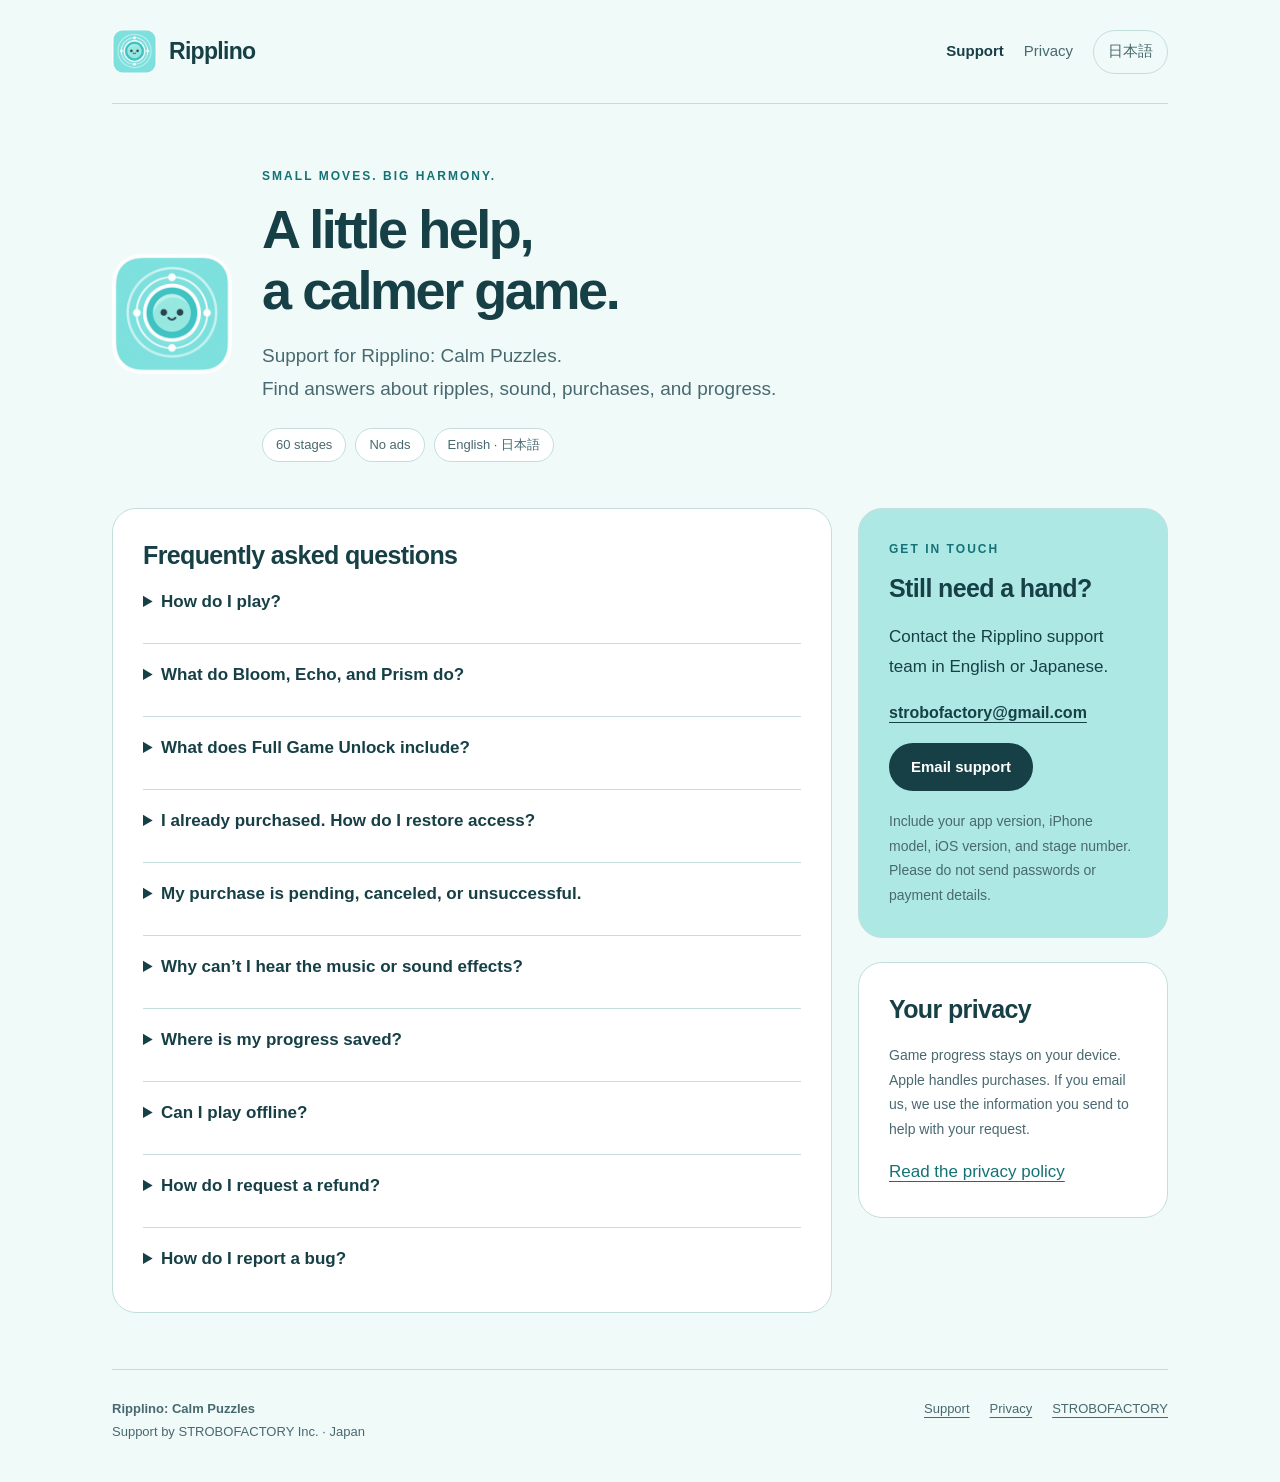
<file: index.html>
<!doctype html>
<html lang="en">
<head>
<meta charset="utf-8">
<meta name="viewport" content="width=device-width,initial-scale=1">
<meta name="description" content="Help with Ripplino: Calm Puzzles. Contact support, restore purchases, troubleshoot sound, and learn how progress is stored.">
<meta name="theme-color" content="#f0faf9">
<meta name="referrer" content="strict-origin-when-cross-origin">
<title>Support | Ripplino: Calm Puzzles</title>
<link rel="icon" type="image/png" href="assets/ripplino-icon.png">
<link rel="stylesheet" href="assets/site.css">
</head>
<body id="top">
<a href="#main" class="skip">Skip to content</a>
<div class="shell">
<header class="header">
<a class="brand" href="index.html" aria-label="Ripplino Support"><img src="assets/ripplino-icon.png" alt="" width="45" height="45">Ripplino</a>
<nav class="nav" aria-label="Main navigation"><a href="index.html" aria-current="page">Support</a><a href="privacy.html">Privacy</a><a class="language" href="ja/index.html" lang="ja">日本語</a></nav>
</header>
<main id="main">
<section class="hero"><img src="assets/ripplino-icon.png" alt="Ripplino’s smiling ripple icon" width="120" height="120"><div><p class="eyebrow">SMALL MOVES. BIG HARMONY.</p><h1>A little help,<br>a calmer game.</h1><p class="lead">Support for Ripplino: Calm Puzzles.<br>Find answers about ripples, sound, purchases, and progress.</p><div class="chips"><span class="chip">60 stages</span><span class="chip">No ads</span><span class="chip">English · 日本語</span></div></div></section>
<div class="grid"><section class="card" aria-labelledby="faq-title"><h2 id="faq-title">Frequently asked questions</h2><details><summary>How do I play?</summary><div class="answer"><p>Tap a core to add energy. When it fills, it releases a ripple that charges neighboring cores. Prepare a few cores, then connect their ripples into a chain. Each stage shows its own goal: reach a chain length or collect marked targets.</p><p>Stage 1 is a no-fail introduction. Later stages have a move limit, but no countdown clock. <strong>Moves</strong> shows the moves remaining.</p></div></details><details><summary>What do Bloom, Echo, and Prism do?</summary><div class="answer"><p>Normal cores send ripples up, down, left, and right. Bloom also reaches the four diagonal neighbors. Echo sends a second ripple in the four straight directions. Prism sends ripples only along the four diagonals.</p><p>Bloom’s extra diagonal ripple and Echo’s second ripple activate once per core, per tap-and-chain sequence. If that same special core fills again during the sequence, it sends only the normal four-direction ripple. The special ability becomes available again on your next tap.</p></div></details><details><summary>What does Full Game Unlock include?</summary><div class="answer"><p>Stages 1–15 are free. One non-consumable in-app purchase unlocks access to stages 16–60. Normal stage progression still applies: purchasing removes the paid-content restriction, not the requirement to complete earlier stages.</p><p>There are no ads, subscriptions, or consumable purchases. Check the price displayed by the App Store purchase sheet for your region before confirming.</p></div></details><details><summary>I already purchased. How do I restore access?</summary><div class="answer"><p>Connect to the internet and use the same Apple Account that made the purchase. Open the app’s Full Game purchase screen and select <strong>Restore Purchases</strong>. Allow Apple to complete its verification.</p><p>Restoring a purchase restores access to paid content; it does not recover local stage progress. If access is still missing, contact us before deleting the app. See <a href="https://support.apple.com/en-us/108096">Apple’s purchase restoration guide</a>.</p></div></details><details><summary>My purchase is pending, canceled, or unsuccessful.</summary><div class="answer"><p>A pending request, including Ask to Buy, does not unlock the full game until Apple approves and verifies the purchase. A canceled or failed attempt does not grant access. After the current operation has finished, you can try again.</p><p>If a charge appears but access is missing, try Restore Purchases and contact us. Never send your Apple Account password, verification code, or card details.</p></div></details><details><summary>Why can’t I hear the music or sound effects?</summary><div class="answer"><p>Ripplino respects your iPhone’s Silent Mode. Turn Silent Mode off, check the device volume and audio output route, and check <strong>Music</strong> and <strong>Sound Effects</strong> in the app’s Settings. These two settings work independently; Haptics is separate.</p><p>If sound does not return after unlocking your phone, try switching Music off and on. If needed, close and reopen the app. Please report the device model, iOS version, and steps that led to the issue. Do not delete the app just to troubleshoot audio.</p></div></details><details><summary>Where is my progress saved?</summary><div class="answer"><p>Stage progress, records, and preferences are stored on your device. Ripplino does not provide its own account or cloud-sync service. Apple device backups may include app data depending on your settings.</p><p>Deleting the app or resetting progress can remove local records. Purchase restoration and game-progress restoration are different. Contact us before reinstalling if you need help preserving progress.</p></div></details><details><summary>Can I play offline?</summary><div class="answer"><p>Puzzle gameplay works offline. Downloading the app, buying Full Game Unlock, and restoring a purchase may require an internet connection and Apple’s services.</p></div></details><details><summary>How do I request a refund?</summary><div class="answer"><p>Apple handles App Store payment and refund requests. Visit <a href="https://reportaproblem.apple.com/">Apple’s Report a Problem page</a> and follow the instructions for your purchase. Refund eligibility is determined by Apple and applicable rules; we cannot promise approval.</p></div></details><details><summary>How do I report a bug?</summary><div class="answer"><p>Email us with the app version, iPhone model, iOS version, stage number, and what happened just before the issue. A screenshot or short recording is helpful but optional. Remove personal information before attaching it.</p><p>If the board appears stuck, capture the screen before using Restart. Do not send passwords, verification codes, payment details, or unrelated personal data.</p></div></details></section>
<aside class="sidebar"><section class="card contact"><p class="eyebrow">GET IN TOUCH</p><h2>Still need a hand?</h2><p>Contact the Ripplino support team in English or Japanese.</p><p><a class="mail" href="mailto:strobofactory@gmail.com?subject=Ripplino%20Support">strobofactory@gmail.com</a></p><a class="button" href="mailto:strobofactory@gmail.com?subject=Ripplino%20Support">Email support</a><p class="small" style="margin-top:18px">Include your app version, iPhone model, iOS version, and stage number. Please do not send passwords or payment details.</p></section><section class="card"><h2>Your privacy</h2><p class="small">Game progress stays on your device. Apple handles purchases. If you email us, we use the information you send to help with your request.</p><a href="privacy.html">Read the privacy policy</a></section></aside></div>
</main>
<footer class="footer"><div><strong>Ripplino: Calm Puzzles</strong><br>Support by STROBOFACTORY Inc. · Japan</div><div class="footer-links"><a href="index.html">Support</a><a href="privacy.html">Privacy</a><a href="https://strobofactory.net/">STROBOFACTORY</a></div></footer>
</div>
</body>
</html>
</file>
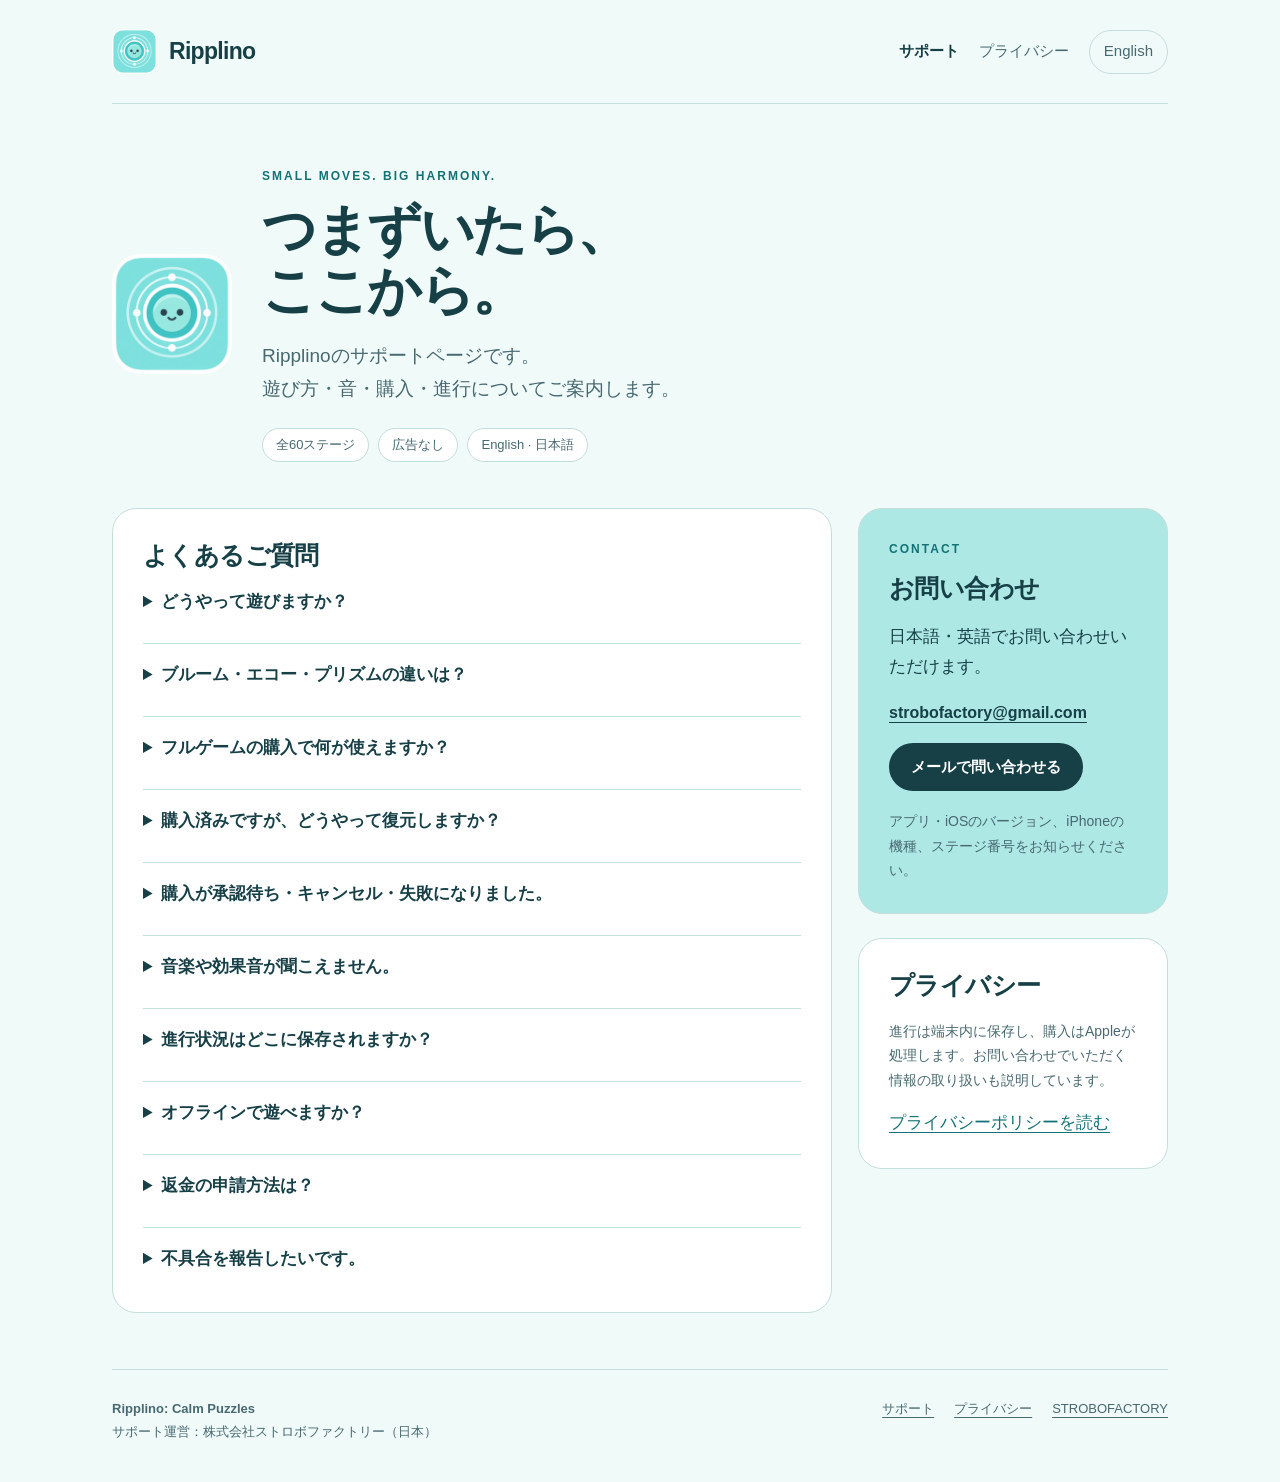
<file: ja/index.html>
<!doctype html>
<html lang="ja">
<head>
<meta charset="utf-8">
<meta name="viewport" content="width=device-width,initial-scale=1">
<meta name="description" content="Ripplinoの遊び方、購入の復元、音の設定、進行データについてのサポート。">
<meta name="theme-color" content="#f0faf9">
<meta name="referrer" content="strict-origin-when-cross-origin">
<title>サポート | Ripplino: Calm Puzzles</title>
<link rel="icon" type="image/png" href="../assets/ripplino-icon.png">
<link rel="stylesheet" href="../assets/site.css">
</head>
<body id="top">
<a href="#main" class="skip">本文へ移動</a>
<div class="shell">
<header class="header">
<a class="brand" href="index.html" aria-label="Ripplino サポート"><img src="../assets/ripplino-icon.png" alt="" width="45" height="45">Ripplino</a>
<nav class="nav" aria-label="メインナビゲーション"><a href="index.html" aria-current="page">サポート</a><a href="privacy.html">プライバシー</a><a class="language" href="../index.html" lang="en">English</a></nav>
</header>
<main id="main"><section class="hero"><img src="../assets/ripplino-icon.png" alt="Ripplinoのスマイルと波紋のアイコン" width="120" height="120"><div><p class="eyebrow">SMALL MOVES. BIG HARMONY.</p><h1>つまずいたら、<br>ここから。</h1><p class="lead">Ripplinoのサポートページです。<br>遊び方・音・購入・進行についてご案内します。</p><div class="chips"><span class="chip">全60ステージ</span><span class="chip">広告なし</span><span class="chip">English · 日本語</span></div></div></section>
<div class="grid"><section class="card"><h2>よくあるご質問</h2><details><summary>どうやって遊びますか？</summary><div class="answer"><p>コアをタップするとエネルギーが増え、満ちると波紋がとなりへ伝わります。複数のコアを育ててから波紋をつなげると、CHAIN（連鎖）が起きます。各ステージの目標は、指定された連鎖数の達成、または印のあるターゲットの回収です。</p><p>Stage 1は失敗しないチュートリアルです。通常ステージには手数制限がありますが、時間制限はありません。英語表示の<strong>Moves</strong>は残り手数です。</p></div></details><details><summary>ブルーム・エコー・プリズムの違いは？</summary><div class="answer"><p>通常コアは上下左右、ブルームは上下左右と斜めの8方向、エコーは上下左右へ2回、プリズムは斜め4方向だけに波紋を送ります。</p><p>ブルームの追加の斜め波紋とエコーの2回目の波紋は、各コアにつき1回のタップから始まる連鎖中に1度だけ発動します。同じ連鎖中に再び満ちた場合は、通常の上下左右へ伝わります。次のタップでは特殊能力を再び使えます。</p></div></details><details><summary>フルゲームの購入で何が使えますか？</summary><div class="answer"><p>Stage 1〜15は無料です。1回の非消費型アプリ内課金で、Stage 16〜60の有料コンテンツ制限が解除されます。ステージは通常の順番で進めるため、購入だけですべての進行条件が解除されるわけではありません。</p><p>広告、サブスクリプション、消費型アイテム購入はありません。購入前にAppleの購入確認画面に表示される地域別の価格をご確認ください。</p></div></details><details><summary>購入済みですが、どうやって復元しますか？</summary><div class="answer"><p>インターネットに接続し、購入時と同じApple Accountを使用してください。アプリのフルゲーム購入画面から<strong>購入を復元（Restore Purchases）</strong>を選びます。</p><p>購入の復元は有料コンテンツへのアクセスを戻すもので、端末内のゲーム進行を復元する機能ではありません。解決しない場合は、アプリを削除する前にお問い合わせください。<a href="https://support.apple.com/ja-jp/108096">Appleの購入復元案内</a>も参照できます。</p></div></details><details><summary>購入が承認待ち・キャンセル・失敗になりました。</summary><div class="answer"><p>承認と取引の確認が完了するまで、有料コンテンツは解放されません。キャンセルや失敗でも権利は付与されません。処理が終わった後は再度購入操作を行えます。</p><p>請求されたのに解放されない場合は、購入の復元を試し、サポートへお問い合わせください。Apple Accountのパスワード、認証コード、カード情報は送らないでください。</p></div></details><details><summary>音楽や効果音が聞こえません。</summary><div class="answer"><p>RipplinoはiPhoneの消音モードを尊重します。消音モードを解除し、本体音量と音の出力先を確認してください。アプリ設定の<strong>音楽（Music）</strong>と<strong>効果音（Sound Effects）</strong>は個別に切り替えられます。振動も独立した設定です。</p><p>ロック解除後に音が戻らない場合は、音楽をOFF→ONに切り替え、必要ならアプリを終了して開き直してください。改善しなければ、端末・iOSのバージョンと発生手順をお知らせください。音の確認のためだけにアプリを削除しないでください。</p></div></details><details><summary>進行状況はどこに保存されますか？</summary><div class="answer"><p>ステージ進行、記録、設定は端末内に保存します。Ripplino独自のアカウントやクラウド同期はありません。端末・アカウント設定によってはAppleのバックアップにアプリデータが含まれる場合があります。</p><p>アプリの削除や進行リセットによって端末内の記録が失われることがあります。購入の復元と進行の復元は別です。進行を残したい場合は、再インストールの前にご相談ください。</p></div></details><details><summary>オフラインで遊べますか？</summary><div class="answer"><p>パズルのプレイはオフラインで利用できます。アプリのダウンロード、フルゲームの購入、購入の復元にはインターネット接続とAppleのサービスが必要になる場合があります。</p></div></details><details><summary>返金の申請方法は？</summary><div class="answer"><p>App Storeの決済と返金申請はAppleが扱います。<a href="https://reportaproblem.apple.com/">Appleの「問題を報告する」ページ</a>から購入内容を確認してください。返金の可否はAppleと適用されるルールにより判断され、当社から承認を保証することはできません。</p></div></details><details><summary>不具合を報告したいです。</summary><div class="answer"><p>アプリのバージョン、iPhoneの機種、iOSのバージョン、ステージ番号、直前の操作をメールでお知らせください。スクリーンショットや短い録画の添付は任意です。個人情報が映っていないことを確認してください。</p><p>盤面が動かなくなった場合は、Restartする前に画面を記録すると調査に役立ちます。パスワード、認証コード、決済情報は送らないでください。</p></div></details></section><aside class="sidebar"><section class="card contact"><p class="eyebrow">CONTACT</p><h2>お問い合わせ</h2><p>日本語・英語でお問い合わせいただけます。</p><p><a class="mail" href="mailto:strobofactory@gmail.com?subject=Ripplino%20Support">strobofactory@gmail.com</a></p><a class="button" href="mailto:strobofactory@gmail.com?subject=Ripplino%20Support">メールで問い合わせる</a><p class="small" style="margin-top:18px">アプリ・iOSのバージョン、iPhoneの機種、ステージ番号をお知らせください。</p></section><section class="card"><h2>プライバシー</h2><p class="small">進行は端末内に保存し、購入はAppleが処理します。お問い合わせでいただく情報の取り扱いも説明しています。</p><a href="privacy.html">プライバシーポリシーを読む</a></section></aside></div></main>
<footer class="footer"><div><strong>Ripplino: Calm Puzzles</strong><br>サポート運営：株式会社ストロボファクトリー（日本）</div><div class="footer-links"><a href="index.html">サポート</a><a href="privacy.html">プライバシー</a><a href="https://strobofactory.net/">STROBOFACTORY</a></div></footer>
</div>
</body>
</html>
</file>
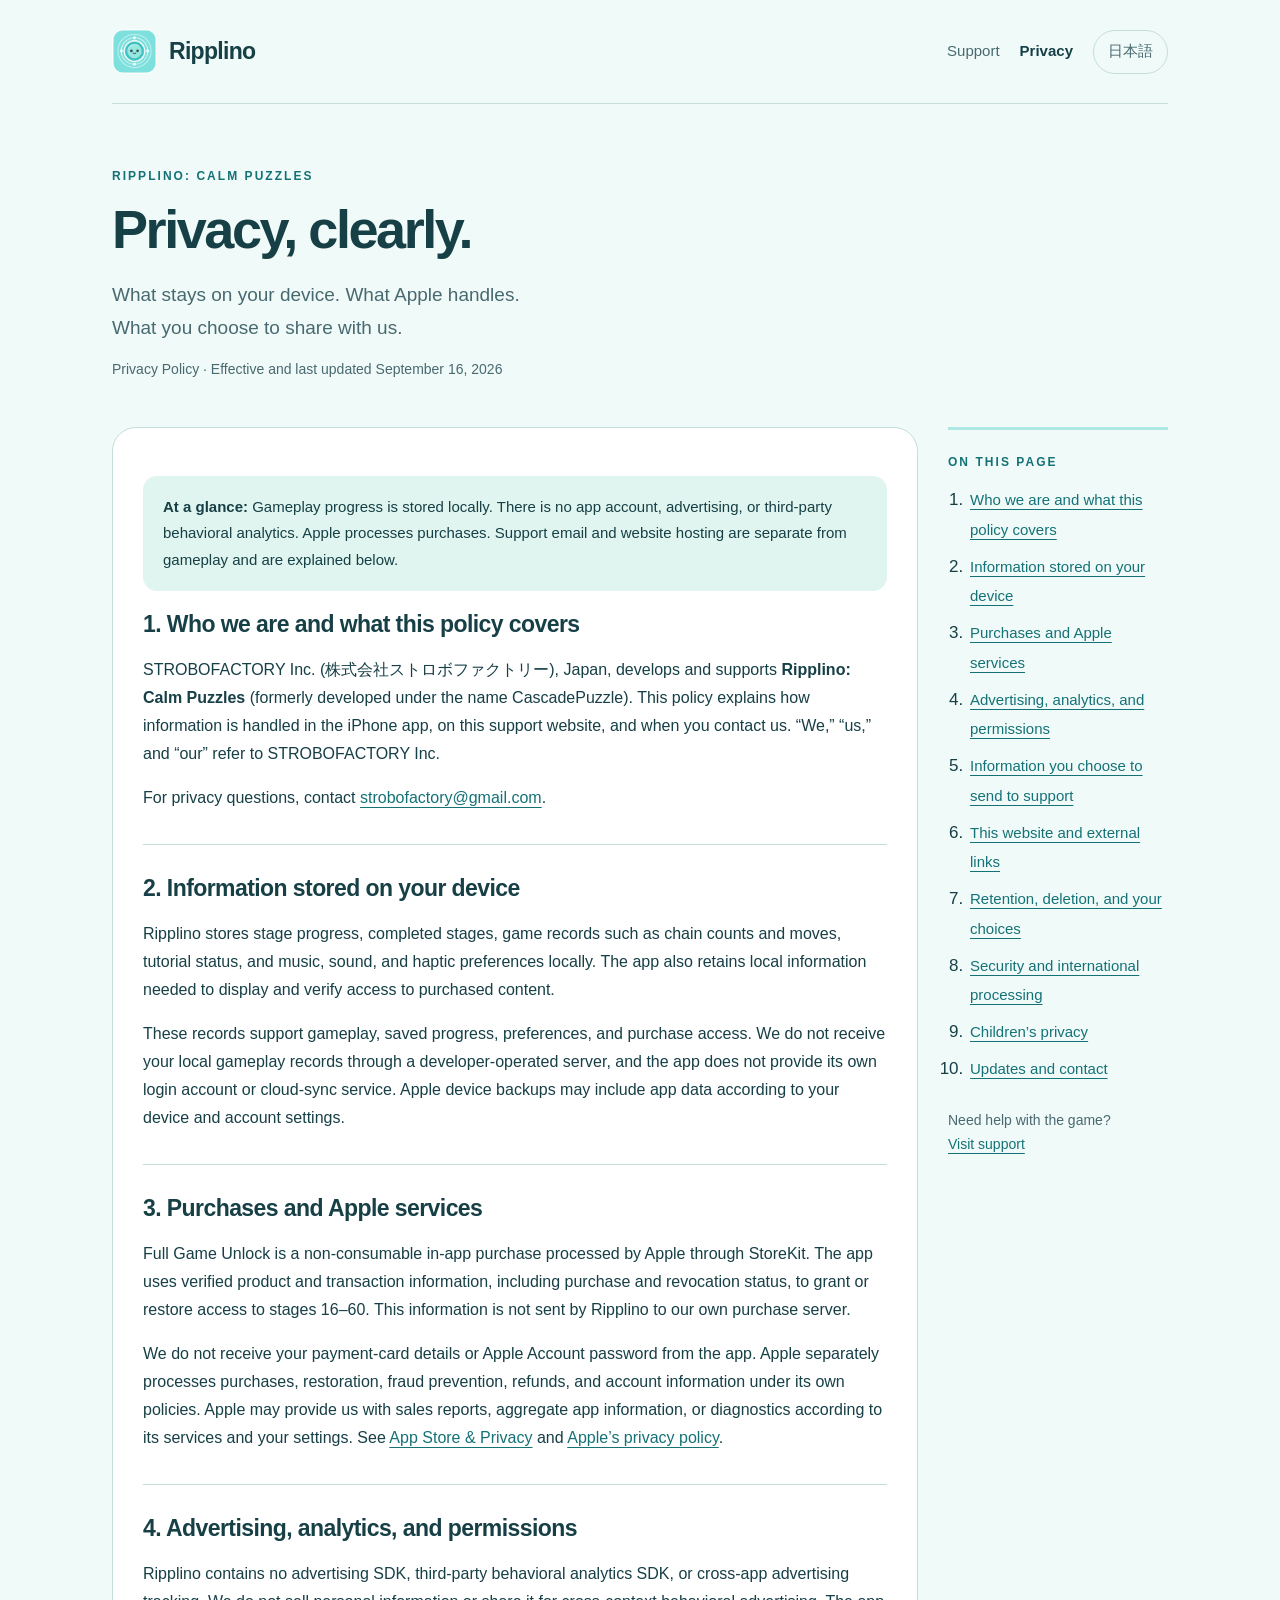
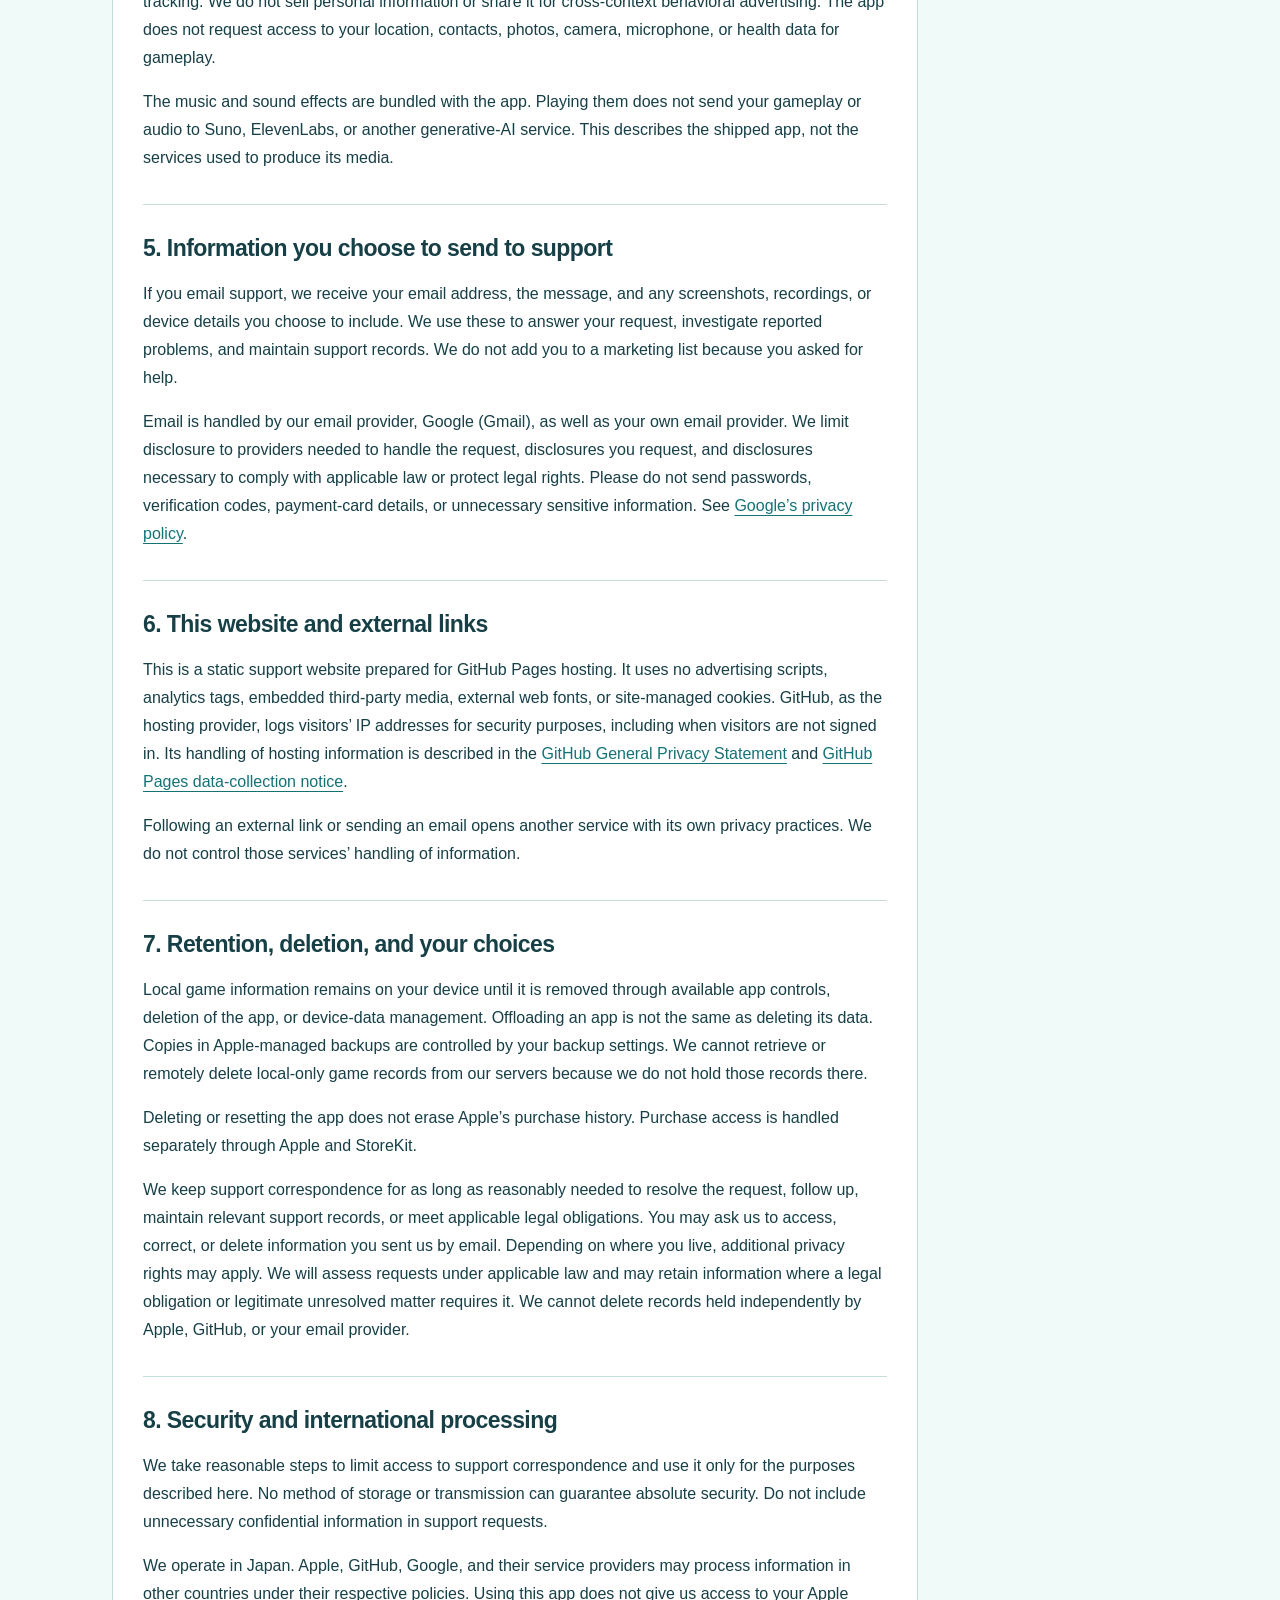
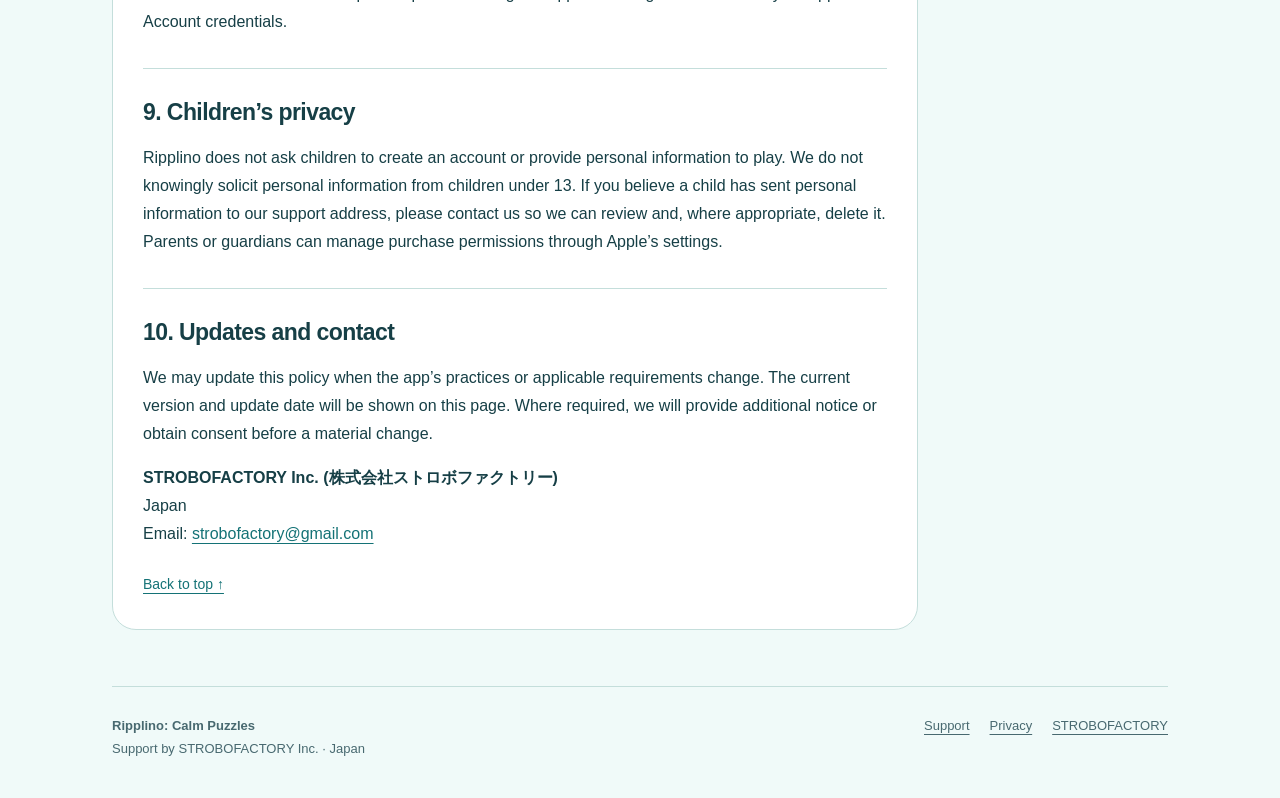
<file: privacy.html>
<!doctype html>
<html lang="en">
<head>
<meta charset="utf-8">
<meta name="viewport" content="width=device-width,initial-scale=1">
<meta name="description" content="Privacy policy for Ripplino: Calm Puzzles, covering local progress, Apple purchases, support email, and website hosting.">
<meta name="theme-color" content="#f0faf9">
<meta name="referrer" content="strict-origin-when-cross-origin">
<title>Privacy Policy | Ripplino: Calm Puzzles</title>
<link rel="icon" type="image/png" href="assets/ripplino-icon.png">
<link rel="stylesheet" href="assets/site.css">
</head>
<body id="top">
<a href="#main" class="skip">Skip to content</a>
<div class="shell">
<header class="header">
<a class="brand" href="index.html" aria-label="Ripplino Support"><img src="assets/ripplino-icon.png" alt="" width="45" height="45">Ripplino</a>
<nav class="nav" aria-label="Main navigation"><a href="index.html">Support</a><a href="privacy.html" aria-current="page">Privacy</a><a class="language" href="ja/privacy.html" lang="ja">日本語</a></nav>
</header>
<main id="main"><section class="hero hero-privacy"><div><p class="eyebrow">RIPPLINO: CALM PUZZLES</p><h1>Privacy, clearly.</h1><p class="lead">What stays on your device. What Apple handles.<br>What you choose to share with us.</p><p class="policy-meta">Privacy Policy · Effective and last updated September 16, 2026</p></div></section>
<div class="privacy-layout"><article class="privacy card"><div class="note"><strong>At a glance:</strong> Gameplay progress is stored locally. There is no app account, advertising, or third-party behavioral analytics. Apple processes purchases. Support email and website hosting are separate from gameplay and are explained below.</div><section class="policy-section" id="scope"><h2>1. Who we are and what this policy covers</h2><p>STROBOFACTORY Inc. (株式会社ストロボファクトリー), Japan, develops and supports <strong>Ripplino: Calm Puzzles</strong> (formerly developed under the name CascadePuzzle). This policy explains how information is handled in the iPhone app, on this support website, and when you contact us. “We,” “us,” and “our” refer to STROBOFACTORY Inc.</p><p>For privacy questions, contact <a href="mailto:strobofactory@gmail.com?subject=Ripplino%20Privacy">strobofactory@gmail.com</a>.</p></section><section class="policy-section" id="local"><h2>2. Information stored on your device</h2><p>Ripplino stores stage progress, completed stages, game records such as chain counts and moves, tutorial status, and music, sound, and haptic preferences locally. The app also retains local information needed to display and verify access to purchased content.</p><p>These records support gameplay, saved progress, preferences, and purchase access. We do not receive your local gameplay records through a developer-operated server, and the app does not provide its own login account or cloud-sync service. Apple device backups may include app data according to your device and account settings.</p></section><section class="policy-section" id="purchases"><h2>3. Purchases and Apple services</h2><p>Full Game Unlock is a non-consumable in-app purchase processed by Apple through StoreKit. The app uses verified product and transaction information, including purchase and revocation status, to grant or restore access to stages 16–60. This information is not sent by Ripplino to our own purchase server.</p><p>We do not receive your payment-card details or Apple Account password from the app. Apple separately processes purchases, restoration, fraud prevention, refunds, and account information under its own policies. Apple may provide us with sales reports, aggregate app information, or diagnostics according to its services and your settings. See <a href="https://www.apple.com/legal/privacy/data/en/app-store/">App Store &amp; Privacy</a> and <a href="https://www.apple.com/legal/privacy/">Apple’s privacy policy</a>.</p></section><section class="policy-section" id="tracking"><h2>4. Advertising, analytics, and permissions</h2><p>Ripplino contains no advertising SDK, third-party behavioral analytics SDK, or cross-app advertising tracking. We do not sell personal information or share it for cross-context behavioral advertising. The app does not request access to your location, contacts, photos, camera, microphone, or health data for gameplay.</p><p>The music and sound effects are bundled with the app. Playing them does not send your gameplay or audio to Suno, ElevenLabs, or another generative-AI service. This describes the shipped app, not the services used to produce its media.</p></section><section class="policy-section" id="support"><h2>5. Information you choose to send to support</h2><p>If you email support, we receive your email address, the message, and any screenshots, recordings, or device details you choose to include. We use these to answer your request, investigate reported problems, and maintain support records. We do not add you to a marketing list because you asked for help.</p><p>Email is handled by our email provider, Google (Gmail), as well as your own email provider. We limit disclosure to providers needed to handle the request, disclosures you request, and disclosures necessary to comply with applicable law or protect legal rights. Please do not send passwords, verification codes, payment-card details, or unnecessary sensitive information. See <a href="https://policies.google.com/privacy">Google’s privacy policy</a>.</p></section><section class="policy-section" id="website"><h2>6. This website and external links</h2><p>This is a static support website prepared for GitHub Pages hosting. It uses no advertising scripts, analytics tags, embedded third-party media, external web fonts, or site-managed cookies. GitHub, as the hosting provider, logs visitors’ IP addresses for security purposes, including when visitors are not signed in. Its handling of hosting information is described in the <a href="https://docs.github.com/en/site-policy/privacy-policies/github-general-privacy-statement">GitHub General Privacy Statement</a> and <a href="https://docs.github.com/en/pages/getting-started-with-github-pages/what-is-github-pages#data-collection">GitHub Pages data-collection notice</a>.</p><p>Following an external link or sending an email opens another service with its own privacy practices. We do not control those services’ handling of information.</p></section><section class="policy-section" id="retention"><h2>7. Retention, deletion, and your choices</h2><p>Local game information remains on your device until it is removed through available app controls, deletion of the app, or device-data management. Offloading an app is not the same as deleting its data. Copies in Apple-managed backups are controlled by your backup settings. We cannot retrieve or remotely delete local-only game records from our servers because we do not hold those records there.</p><p>Deleting or resetting the app does not erase Apple’s purchase history. Purchase access is handled separately through Apple and StoreKit.</p><p>We keep support correspondence for as long as reasonably needed to resolve the request, follow up, maintain relevant support records, or meet applicable legal obligations. You may ask us to access, correct, or delete information you sent us by email. Depending on where you live, additional privacy rights may apply. We will assess requests under applicable law and may retain information where a legal obligation or legitimate unresolved matter requires it. We cannot delete records held independently by Apple, GitHub, or your email provider.</p></section><section class="policy-section" id="security"><h2>8. Security and international processing</h2><p>We take reasonable steps to limit access to support correspondence and use it only for the purposes described here. No method of storage or transmission can guarantee absolute security. Do not include unnecessary confidential information in support requests.</p><p>We operate in Japan. Apple, GitHub, Google, and their service providers may process information in other countries under their respective policies. Using this app does not give us access to your Apple Account credentials.</p></section><section class="policy-section" id="children"><h2>9. Children’s privacy</h2><p>Ripplino does not ask children to create an account or provide personal information to play. We do not knowingly solicit personal information from children under 13. If you believe a child has sent personal information to our support address, please contact us so we can review and, where appropriate, delete it. Parents or guardians can manage purchase permissions through Apple’s settings.</p></section><section class="policy-section" id="changes"><h2>10. Updates and contact</h2><p>We may update this policy when the app’s practices or applicable requirements change. The current version and update date will be shown on this page. Where required, we will provide additional notice or obtain consent before a material change.</p><p><strong>STROBOFACTORY Inc. (株式会社ストロボファクトリー)</strong><br>Japan<br>Email: <a href="mailto:strobofactory@gmail.com?subject=Ripplino%20Privacy">strobofactory@gmail.com</a></p></section><a class="backtop" href="#top">Back to top ↑</a></article><aside class="index-card"><p class="eyebrow">ON THIS PAGE</p><ol class="toc"><li><a href="#scope">Who we are and what this policy covers</a></li><li><a href="#local">Information stored on your device</a></li><li><a href="#purchases">Purchases and Apple services</a></li><li><a href="#tracking">Advertising, analytics, and permissions</a></li><li><a href="#support">Information you choose to send to support</a></li><li><a href="#website">This website and external links</a></li><li><a href="#retention">Retention, deletion, and your choices</a></li><li><a href="#security">Security and international processing</a></li><li><a href="#children">Children’s privacy</a></li><li><a href="#changes">Updates and contact</a></li></ol><p class="small" style="margin-top:24px">Need help with the game?<br><a href="index.html">Visit support</a></p></aside></div></main>
<footer class="footer"><div><strong>Ripplino: Calm Puzzles</strong><br>Support by STROBOFACTORY Inc. · Japan</div><div class="footer-links"><a href="index.html">Support</a><a href="privacy.html">Privacy</a><a href="https://strobofactory.net/">STROBOFACTORY</a></div></footer>
</div>
</body>
</html>
</file>
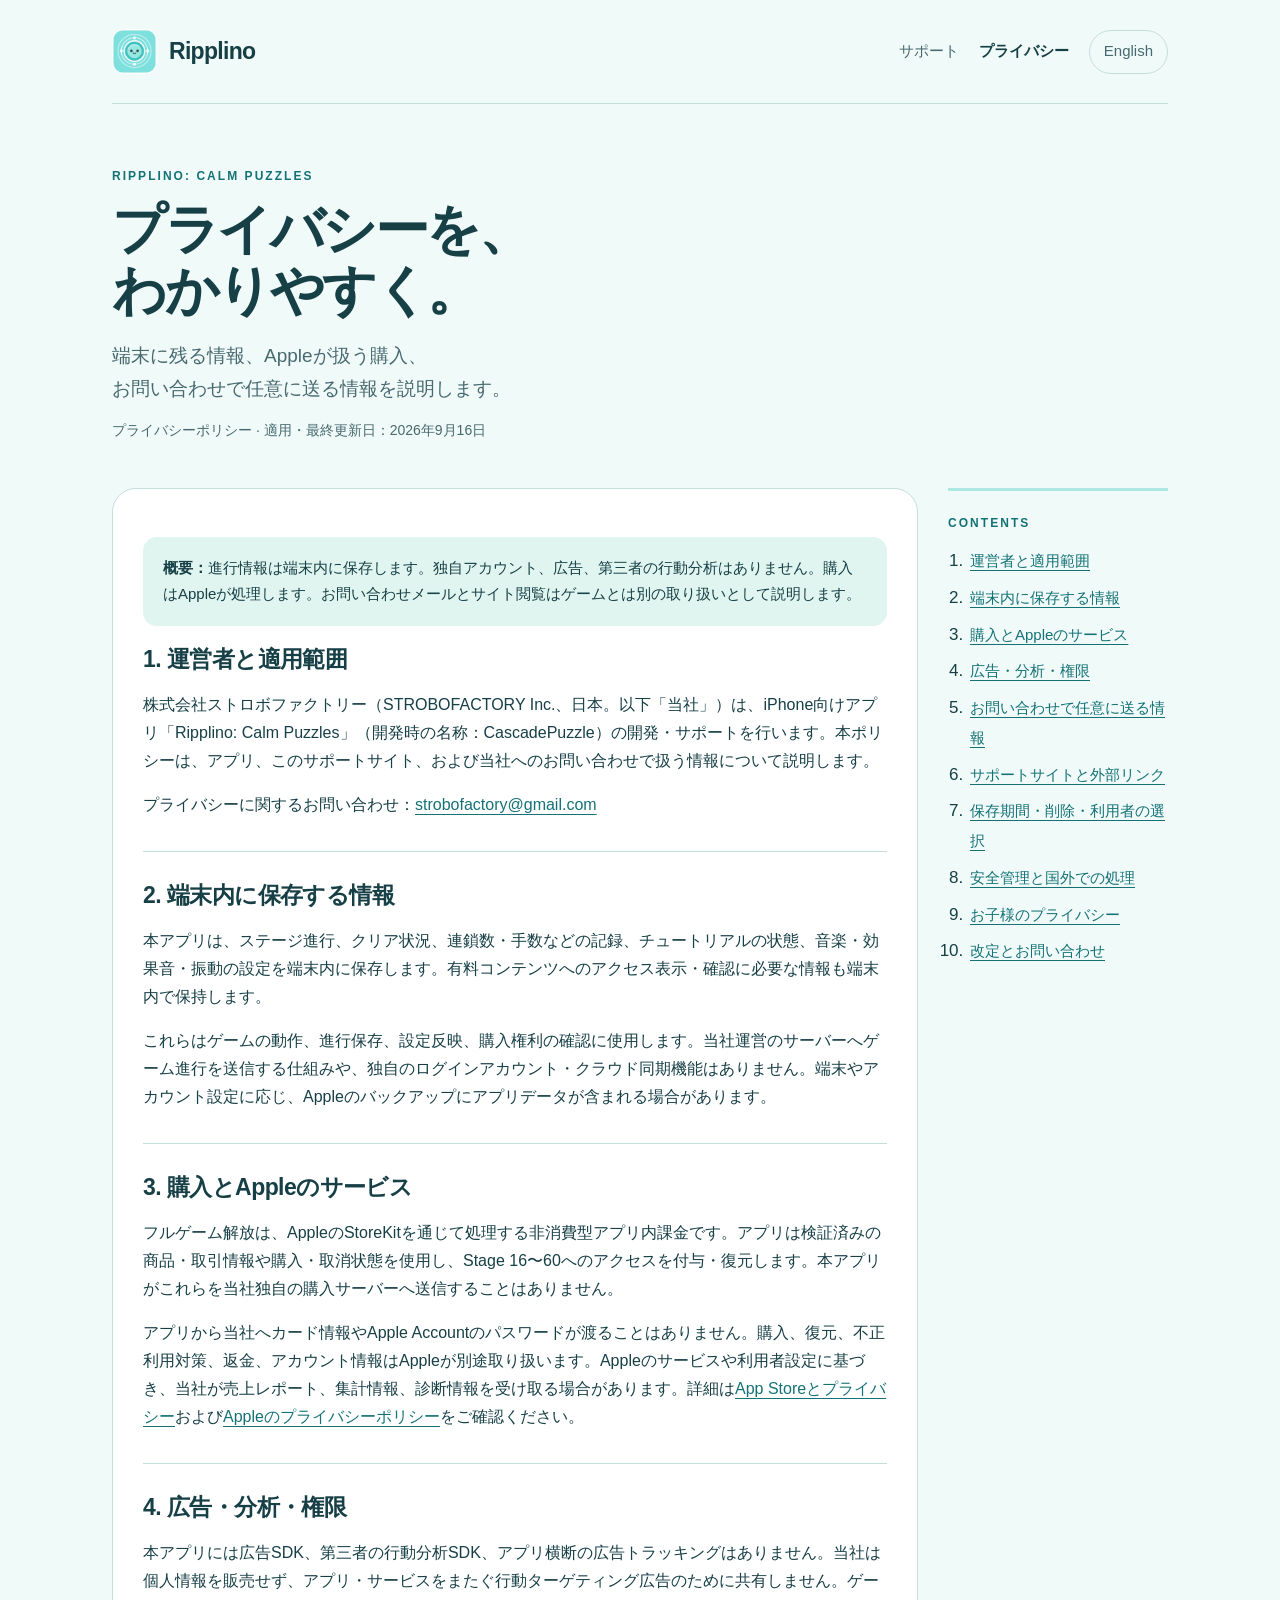
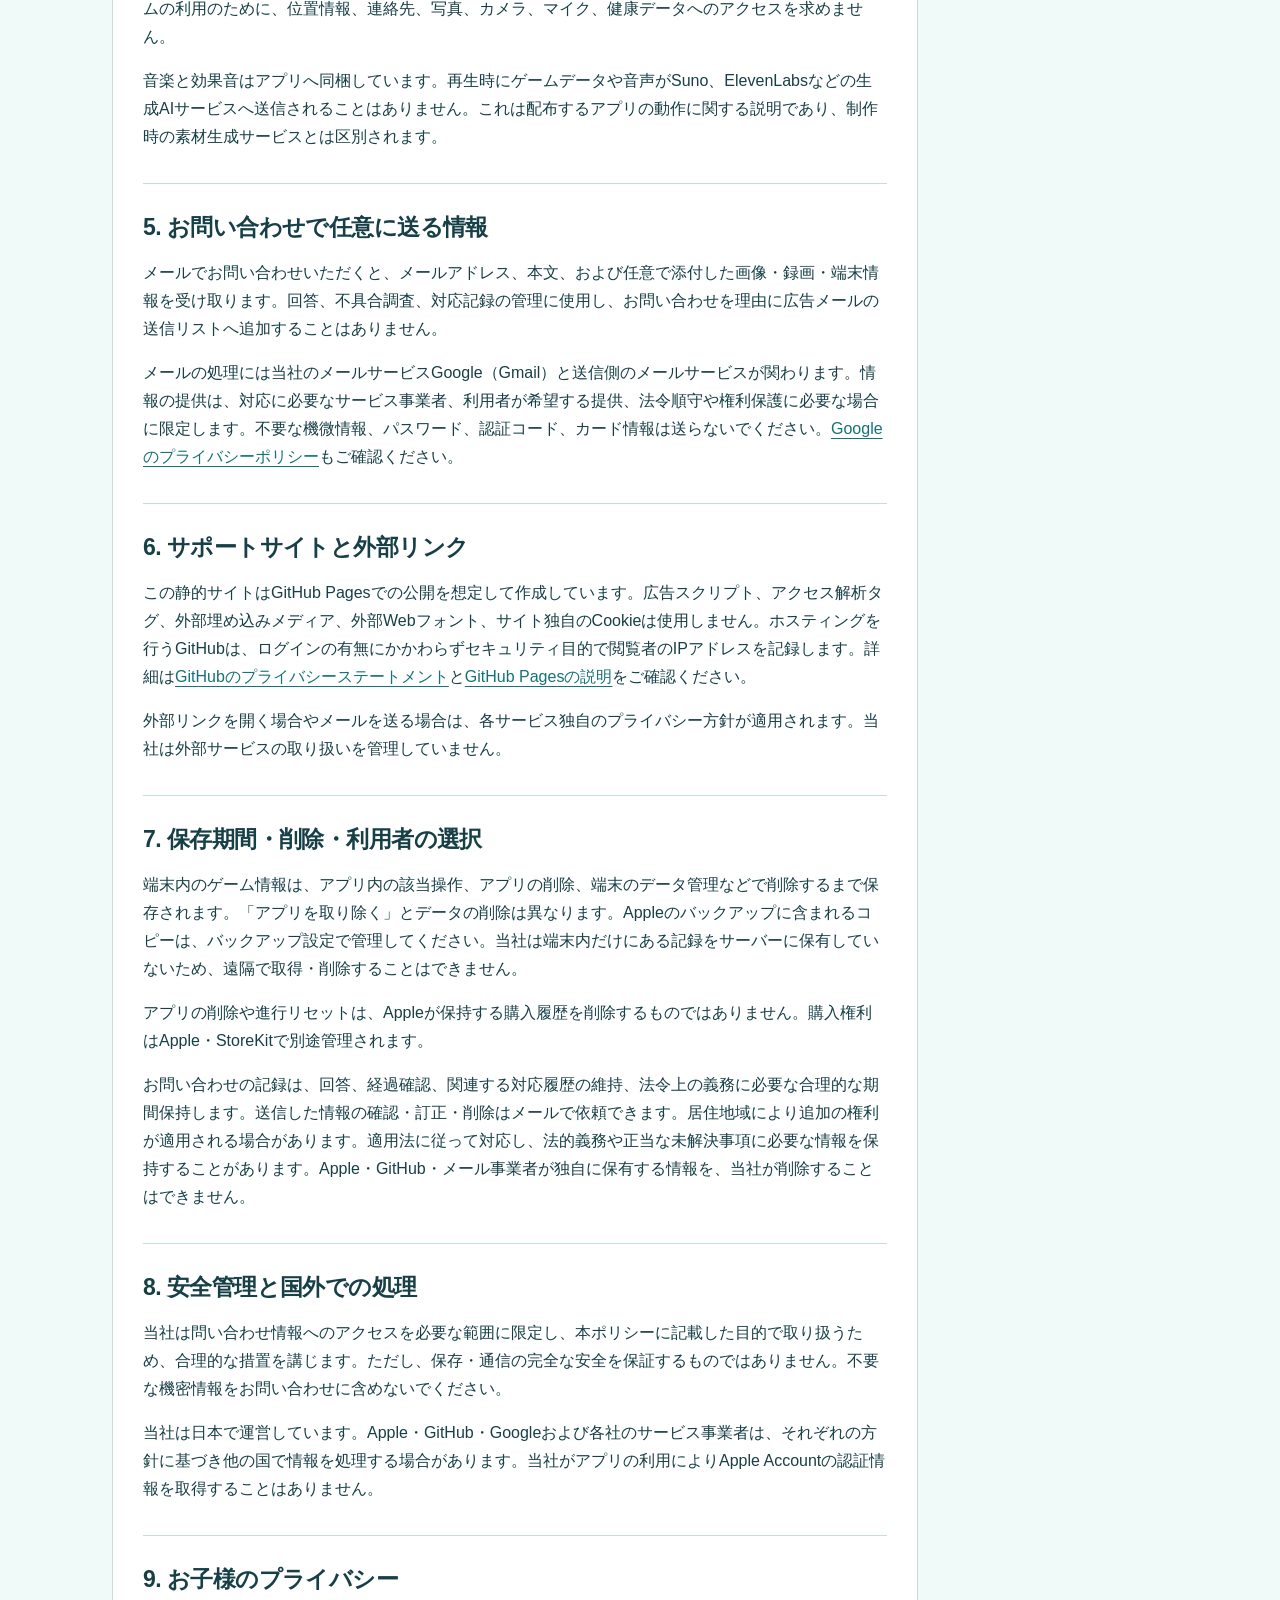
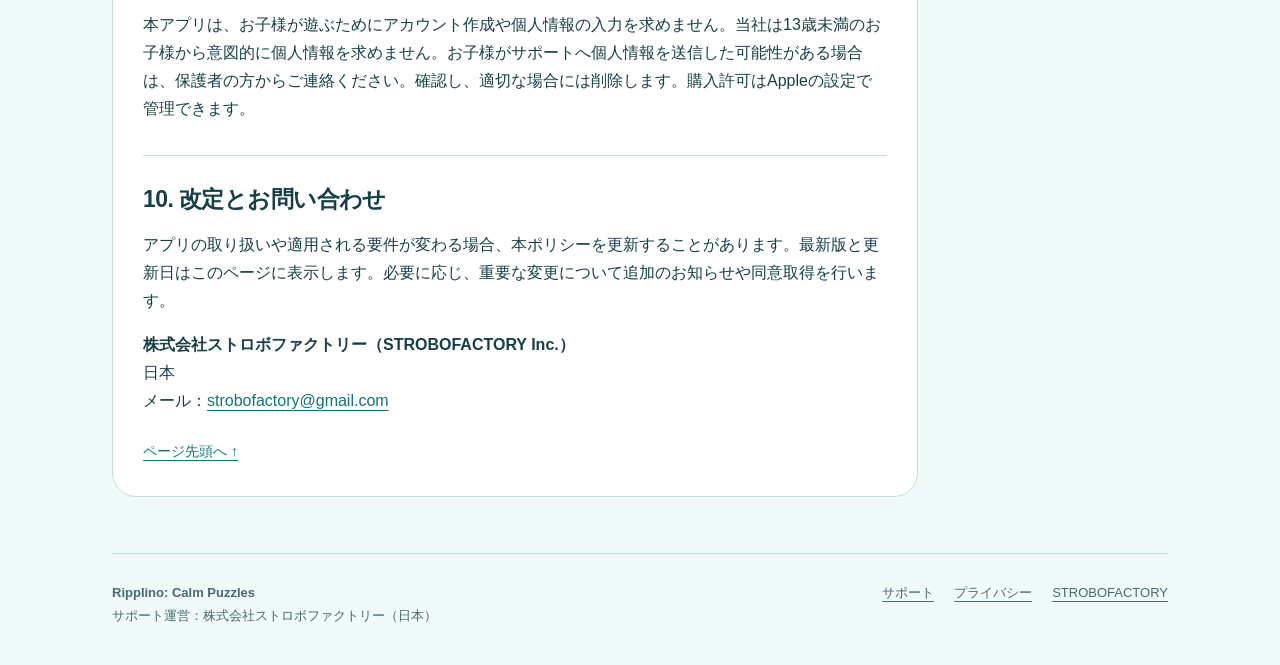
<file: ja/privacy.html>
<!doctype html>
<html lang="ja">
<head>
<meta charset="utf-8">
<meta name="viewport" content="width=device-width,initial-scale=1">
<meta name="description" content="Ripplinoのプライバシーポリシー。端末保存、Appleの購入処理、問い合わせメール、サイト閲覧について説明します。">
<meta name="theme-color" content="#f0faf9">
<meta name="referrer" content="strict-origin-when-cross-origin">
<title>プライバシーポリシー | Ripplino: Calm Puzzles</title>
<link rel="icon" type="image/png" href="../assets/ripplino-icon.png">
<link rel="stylesheet" href="../assets/site.css">
</head>
<body id="top">
<a href="#main" class="skip">本文へ移動</a>
<div class="shell">
<header class="header">
<a class="brand" href="index.html" aria-label="Ripplino サポート"><img src="../assets/ripplino-icon.png" alt="" width="45" height="45">Ripplino</a>
<nav class="nav" aria-label="メインナビゲーション"><a href="index.html">サポート</a><a href="privacy.html" aria-current="page">プライバシー</a><a class="language" href="../privacy.html" lang="en">English</a></nav>
</header>
<main id="main"><section class="hero hero-privacy"><div><p class="eyebrow">RIPPLINO: CALM PUZZLES</p><h1>プライバシーを、<br>わかりやすく。</h1><p class="lead">端末に残る情報、Appleが扱う購入、<br>お問い合わせで任意に送る情報を説明します。</p><p class="policy-meta">プライバシーポリシー · 適用・最終更新日：2026年9月16日</p></div></section><div class="privacy-layout"><article class="privacy card"><div class="note"><strong>概要：</strong>進行情報は端末内に保存します。独自アカウント、広告、第三者の行動分析はありません。購入はAppleが処理します。お問い合わせメールとサイト閲覧はゲームとは別の取り扱いとして説明します。</div><section class="policy-section" id="scope"><h2>1. 運営者と適用範囲</h2><p>株式会社ストロボファクトリー（STROBOFACTORY Inc.、日本。以下「当社」）は、iPhone向けアプリ「Ripplino: Calm Puzzles」（開発時の名称：CascadePuzzle）の開発・サポートを行います。本ポリシーは、アプリ、このサポートサイト、および当社へのお問い合わせで扱う情報について説明します。</p><p>プライバシーに関するお問い合わせ：<a href="mailto:strobofactory@gmail.com?subject=Ripplino%20Privacy">strobofactory@gmail.com</a></p></section><section class="policy-section" id="local"><h2>2. 端末内に保存する情報</h2><p>本アプリは、ステージ進行、クリア状況、連鎖数・手数などの記録、チュートリアルの状態、音楽・効果音・振動の設定を端末内に保存します。有料コンテンツへのアクセス表示・確認に必要な情報も端末内で保持します。</p><p>これらはゲームの動作、進行保存、設定反映、購入権利の確認に使用します。当社運営のサーバーへゲーム進行を送信する仕組みや、独自のログインアカウント・クラウド同期機能はありません。端末やアカウント設定に応じ、Appleのバックアップにアプリデータが含まれる場合があります。</p></section><section class="policy-section" id="purchases"><h2>3. 購入とAppleのサービス</h2><p>フルゲーム解放は、AppleのStoreKitを通じて処理する非消費型アプリ内課金です。アプリは検証済みの商品・取引情報や購入・取消状態を使用し、Stage 16〜60へのアクセスを付与・復元します。本アプリがこれらを当社独自の購入サーバーへ送信することはありません。</p><p>アプリから当社へカード情報やApple Accountのパスワードが渡ることはありません。購入、復元、不正利用対策、返金、アカウント情報はAppleが別途取り扱います。Appleのサービスや利用者設定に基づき、当社が売上レポート、集計情報、診断情報を受け取る場合があります。詳細は<a href="https://www.apple.com/legal/privacy/data/en/app-store/">App Storeとプライバシー</a>および<a href="https://www.apple.com/legal/privacy/">Appleのプライバシーポリシー</a>をご確認ください。</p></section><section class="policy-section" id="tracking"><h2>4. 広告・分析・権限</h2><p>本アプリには広告SDK、第三者の行動分析SDK、アプリ横断の広告トラッキングはありません。当社は個人情報を販売せず、アプリ・サービスをまたぐ行動ターゲティング広告のために共有しません。ゲームの利用のために、位置情報、連絡先、写真、カメラ、マイク、健康データへのアクセスを求めません。</p><p>音楽と効果音はアプリへ同梱しています。再生時にゲームデータや音声がSuno、ElevenLabsなどの生成AIサービスへ送信されることはありません。これは配布するアプリの動作に関する説明であり、制作時の素材生成サービスとは区別されます。</p></section><section class="policy-section" id="support"><h2>5. お問い合わせで任意に送る情報</h2><p>メールでお問い合わせいただくと、メールアドレス、本文、および任意で添付した画像・録画・端末情報を受け取ります。回答、不具合調査、対応記録の管理に使用し、お問い合わせを理由に広告メールの送信リストへ追加することはありません。</p><p>メールの処理には当社のメールサービスGoogle（Gmail）と送信側のメールサービスが関わります。情報の提供は、対応に必要なサービス事業者、利用者が希望する提供、法令順守や権利保護に必要な場合に限定します。不要な機微情報、パスワード、認証コード、カード情報は送らないでください。<a href="https://policies.google.com/privacy">Googleのプライバシーポリシー</a>もご確認ください。</p></section><section class="policy-section" id="website"><h2>6. サポートサイトと外部リンク</h2><p>この静的サイトはGitHub Pagesでの公開を想定して作成しています。広告スクリプト、アクセス解析タグ、外部埋め込みメディア、外部Webフォント、サイト独自のCookieは使用しません。ホスティングを行うGitHubは、ログインの有無にかかわらずセキュリティ目的で閲覧者のIPアドレスを記録します。詳細は<a href="https://docs.github.com/en/site-policy/privacy-policies/github-general-privacy-statement">GitHubのプライバシーステートメント</a>と<a href="https://docs.github.com/en/pages/getting-started-with-github-pages/what-is-github-pages#data-collection">GitHub Pagesの説明</a>をご確認ください。</p><p>外部リンクを開く場合やメールを送る場合は、各サービス独自のプライバシー方針が適用されます。当社は外部サービスの取り扱いを管理していません。</p></section><section class="policy-section" id="retention"><h2>7. 保存期間・削除・利用者の選択</h2><p>端末内のゲーム情報は、アプリ内の該当操作、アプリの削除、端末のデータ管理などで削除するまで保存されます。「アプリを取り除く」とデータの削除は異なります。Appleのバックアップに含まれるコピーは、バックアップ設定で管理してください。当社は端末内だけにある記録をサーバーに保有していないため、遠隔で取得・削除することはできません。</p><p>アプリの削除や進行リセットは、Appleが保持する購入履歴を削除するものではありません。購入権利はApple・StoreKitで別途管理されます。</p><p>お問い合わせの記録は、回答、経過確認、関連する対応履歴の維持、法令上の義務に必要な合理的な期間保持します。送信した情報の確認・訂正・削除はメールで依頼できます。居住地域により追加の権利が適用される場合があります。適用法に従って対応し、法的義務や正当な未解決事項に必要な情報を保持することがあります。Apple・GitHub・メール事業者が独自に保有する情報を、当社が削除することはできません。</p></section><section class="policy-section" id="security"><h2>8. 安全管理と国外での処理</h2><p>当社は問い合わせ情報へのアクセスを必要な範囲に限定し、本ポリシーに記載した目的で取り扱うため、合理的な措置を講じます。ただし、保存・通信の完全な安全を保証するものではありません。不要な機密情報をお問い合わせに含めないでください。</p><p>当社は日本で運営しています。Apple・GitHub・Googleおよび各社のサービス事業者は、それぞれの方針に基づき他の国で情報を処理する場合があります。当社がアプリの利用によりApple Accountの認証情報を取得することはありません。</p></section><section class="policy-section" id="children"><h2>9. お子様のプライバシー</h2><p>本アプリは、お子様が遊ぶためにアカウント作成や個人情報の入力を求めません。当社は13歳未満のお子様から意図的に個人情報を求めません。お子様がサポートへ個人情報を送信した可能性がある場合は、保護者の方からご連絡ください。確認し、適切な場合には削除します。購入許可はAppleの設定で管理できます。</p></section><section class="policy-section" id="changes"><h2>10. 改定とお問い合わせ</h2><p>アプリの取り扱いや適用される要件が変わる場合、本ポリシーを更新することがあります。最新版と更新日はこのページに表示します。必要に応じ、重要な変更について追加のお知らせや同意取得を行います。</p><p><strong>株式会社ストロボファクトリー（STROBOFACTORY Inc.）</strong><br>日本<br>メール：<a href="mailto:strobofactory@gmail.com?subject=Ripplino%20Privacy">strobofactory@gmail.com</a></p></section><a class="backtop" href="#top">ページ先頭へ ↑</a></article><aside class="index-card"><p class="eyebrow">CONTENTS</p><ol class="toc"><li><a href="#scope">運営者と適用範囲</a></li><li><a href="#local">端末内に保存する情報</a></li><li><a href="#purchases">購入とAppleのサービス</a></li><li><a href="#tracking">広告・分析・権限</a></li><li><a href="#support">お問い合わせで任意に送る情報</a></li><li><a href="#website">サポートサイトと外部リンク</a></li><li><a href="#retention">保存期間・削除・利用者の選択</a></li><li><a href="#security">安全管理と国外での処理</a></li><li><a href="#children">お子様のプライバシー</a></li><li><a href="#changes">改定とお問い合わせ</a></li></ol></aside></div></main>
<footer class="footer"><div><strong>Ripplino: Calm Puzzles</strong><br>サポート運営：株式会社ストロボファクトリー（日本）</div><div class="footer-links"><a href="index.html">サポート</a><a href="privacy.html">プライバシー</a><a href="https://strobofactory.net/">STROBOFACTORY</a></div></footer>
</div>
</body>
</html>
</file>
<file: assets/site.css>
:root{color-scheme:light;--ink:#163f46;--muted:#486970;--accent:#147276;--aqua:#aee8e5;--mint:#e0f5ef;--bg:#f0faf9;--surface:#ffffff;--line:#c4dedb;--focus:#704bac}
*{box-sizing:border-box}html{scroll-padding-top:20px}body{margin:0;background:var(--bg);color:var(--ink);font-family:ui-rounded,-apple-system,BlinkMacSystemFont,"Segoe UI","Hiragino Sans","Yu Gothic",sans-serif;font-size:17px;line-height:1.75;-webkit-text-size-adjust:100%}a{color:var(--accent);text-underline-offset:4px}a:hover{text-decoration-thickness:2px}a:focus-visible,summary:focus-visible{outline:3px solid var(--focus);outline-offset:5px;border-radius:4px}.skip{position:absolute;left:16px;top:-90px;padding:12px 20px;background:#fff;z-index:20}.skip:focus{top:8px}.shell{max-width:1120px;margin:auto;padding:0 32px}.header{display:flex;align-items:center;justify-content:space-between;gap:24px;min-height:104px;border-bottom:1px solid var(--line)}.brand{display:inline-flex;align-items:center;gap:12px;color:var(--ink);text-decoration:none;font-size:23px;font-weight:700;letter-spacing:-.03em}.brand img{width:45px;height:45px;display:block;border-radius:12px}.nav{display:flex;flex-wrap:wrap;gap:8px 20px;align-items:center;font-size:15px}.nav a{display:inline-flex;align-items:center;min-height:44px;text-decoration:none;color:var(--muted)}.nav a[aria-current=page]{color:var(--ink);font-weight:700}.nav .language{border:1px solid var(--line);border-radius:24px;padding:0 14px}.hero{padding:62px 0 46px;display:flex;align-items:center;gap:30px}.hero>img{width:120px;height:120px;border-radius:28px;flex-shrink:0}.eyebrow{font-size:12px;letter-spacing:.17em;font-weight:750;text-transform:uppercase;color:var(--accent);margin:0 0 12px}h1{font-size:clamp(34px,4.5vw,54px);line-height:1.13;letter-spacing:-.045em;margin:0 0 18px;font-weight:740}h2{font-size:25px;line-height:1.35;letter-spacing:-.025em;margin:0 0 16px}h3{font-size:18px;line-height:1.45;margin:24px 0 8px}.lead{font-size:19px;color:var(--muted);max-width:660px;margin:0}.grid{display:grid;grid-template-columns:minmax(0,1fr) 310px;gap:26px;align-items:start}.card{background:var(--surface);border:1px solid var(--line);border-radius:24px;padding:30px;margin-bottom:24px}.contact{background:var(--aqua)}.contact .mail{font-size:16px;overflow-wrap:anywhere;color:var(--ink);font-weight:700}.small{font-size:14px;color:var(--muted)}p{margin:0 0 16px}p:last-child{margin-bottom:0}.button{display:inline-flex;min-height:48px;align-items:center;justify-content:center;padding:10px 22px;border-radius:99px;background:var(--ink);color:#fff;font-weight:650;text-decoration:none;font-size:15px}.button:hover{background:#20575b}.chips{display:flex;gap:9px;flex-wrap:wrap;margin:22px 0 0}.chip{font-size:13px;padding:5px 13px;border:1px solid var(--line);background:white;border-radius:50px;color:var(--muted)}.note{background:var(--mint);border-radius:14px;padding:18px 20px;margin:18px 0;font-size:15px}.toc{padding-left:20px;margin:0}.toc li{margin:7px 0}.toc a{font-size:15px}details{border-bottom:1px solid var(--line);padding:18px 0}details:last-child{border:0;padding-bottom:0}details:first-of-type{padding-top:0}summary{font-size:17px;line-height:1.55;font-weight:680;cursor:pointer;padding-right:8px;min-height:36px}details .answer{padding:14px 0 0;color:var(--muted);font-size:16px}details .answer a{font-weight:550}ol,ul{padding-left:22px}li{padding-left:2px;margin:5px 0}.privacy{max-width:810px}.privacy .card{padding:34px}.policy-section+ .policy-section{margin-top:32px;padding-top:28px;border-top:1px solid var(--line)}.policy-section h2{font-size:23px}.policy-section p{font-size:16px}.policy-meta{font-size:14px;color:var(--muted);margin:12px 0 0}.footer{margin-top:32px;padding:28px 0 38px;border-top:1px solid var(--line);display:flex;justify-content:space-between;gap:24px;align-items:flex-start;font-size:13px;color:var(--muted)}.footer a{color:var(--muted)}.footer-links{display:flex;gap:20px;flex-wrap:wrap}.privacy-layout{display:grid;grid-template-columns:minmax(0,810px) 220px;gap:30px;align-items:start}.index-card{border-top:3px solid var(--aqua);padding-top:22px}.backtop{font-size:14px;display:inline-block;margin-top:24px}.footnote{font-size:13px;color:var(--muted)}
@media(max-width:850px){.grid,.privacy-layout{grid-template-columns:1fr}.sidebar{display:grid;grid-template-columns:1fr 1fr;gap:20px}.sidebar .card{margin-bottom:0}.privacy-layout aside{display:none}}
@media(max-width:560px){body{font-size:16px}.shell{padding:0 20px}.header{min-height:90px;gap:12px;align-items:flex-start;padding:20px 0;flex-direction:column}.nav{width:100%;gap:18px;font-size:14px}.brand{font-size:22px}.brand img{width:36px;height:36px}.nav .language{margin-left:auto}.hero{padding:34px 0 30px;gap:20px;align-items:flex-start}.hero>img{width:72px;height:72px;border-radius:18px}.hero h1{font-size:36px;margin-bottom:12px}.lead{font-size:16px}.eyebrow{font-size:10px;letter-spacing:.14em}.card,.privacy .card{padding:24px 21px;border-radius:20px}.sidebar{display:block}.sidebar .card{margin-bottom:20px}.footer{display:block}.footer-links{margin-top:16px}.hero-privacy{display:block}.hero-privacy h1{font-size:40px}summary{font-size:16px}h2{font-size:23px}}
@media(prefers-reduced-motion:reduce){html{scroll-behavior:auto}*{animation:none!important;transition:none!important}}
@media print{.nav,.skip,.sidebar,.index-card,.backtop{display:none}.shell{max-width:none;padding:0}.grid,.privacy-layout{display:block}.card{border:0;padding:0}.hero{padding:20px 0}.footer{margin-top:18px}details>.answer{display:block!important}a{color:inherit}}
</file>
